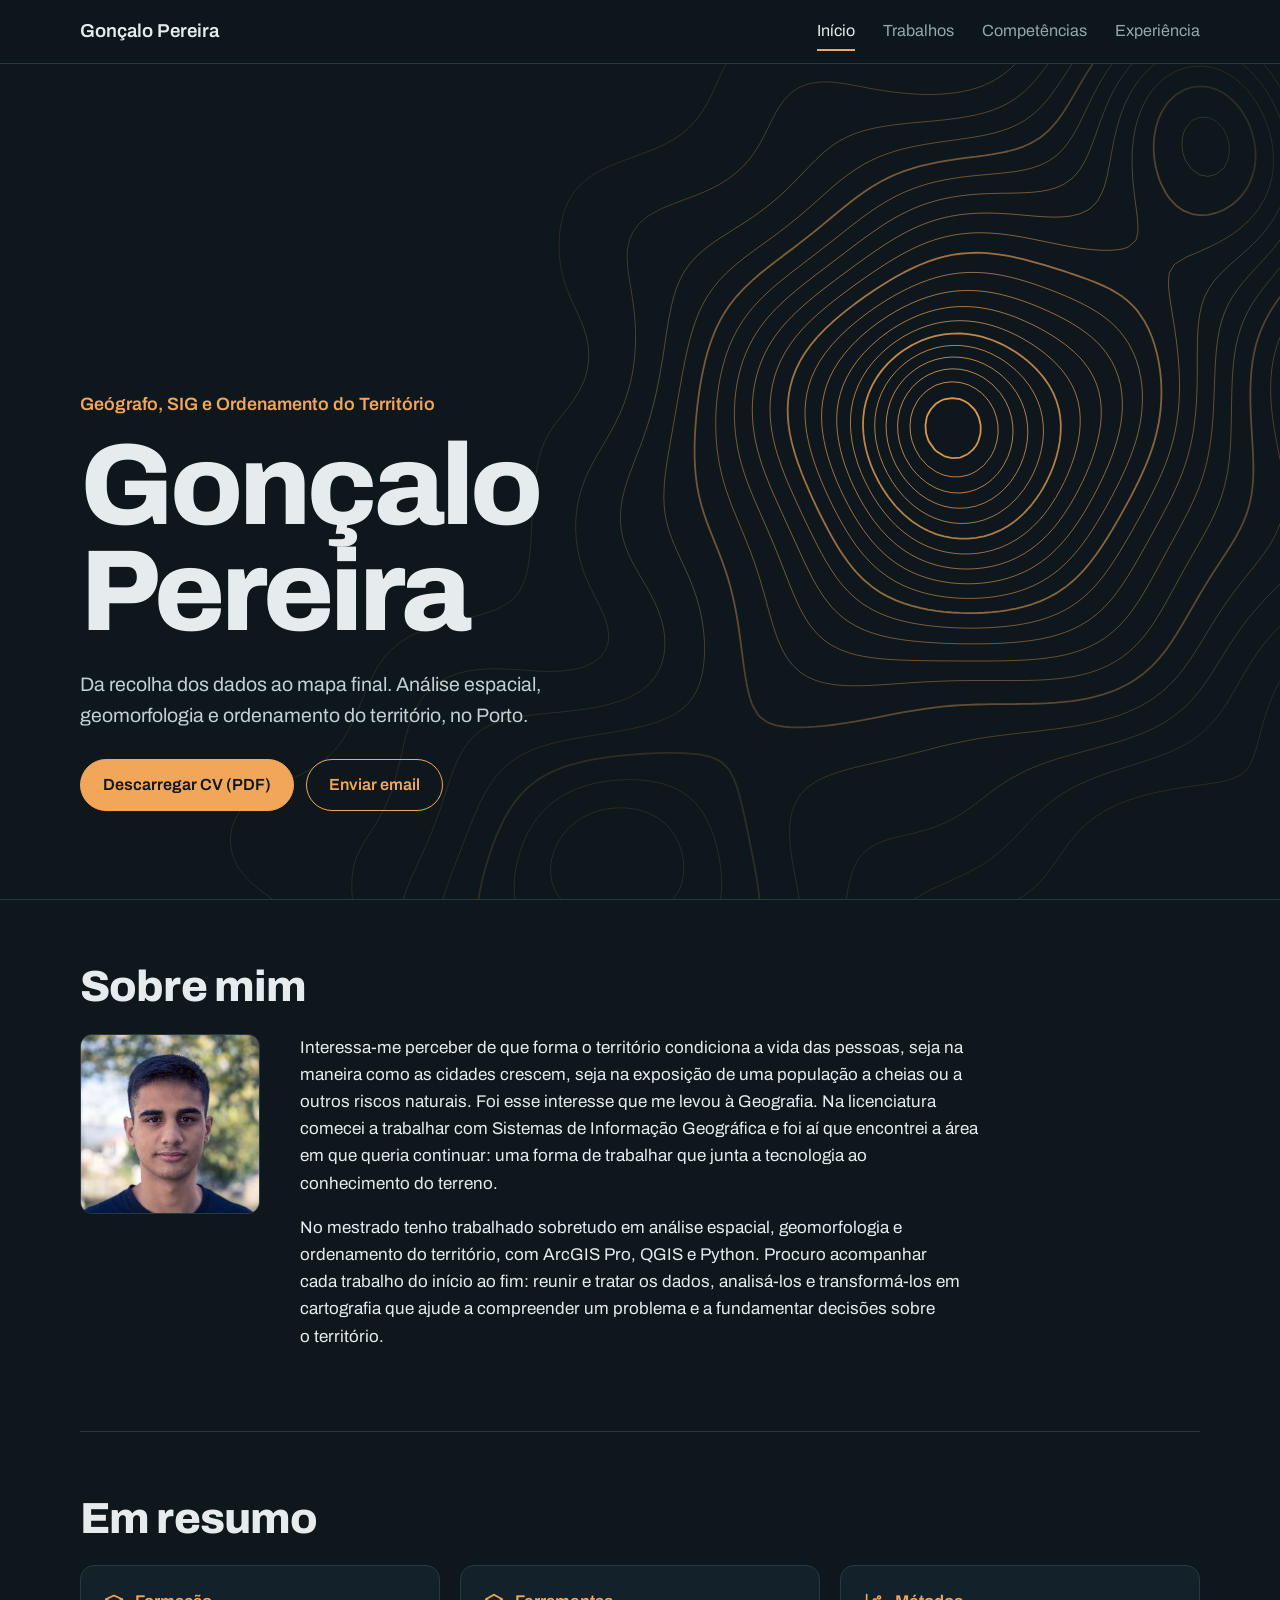
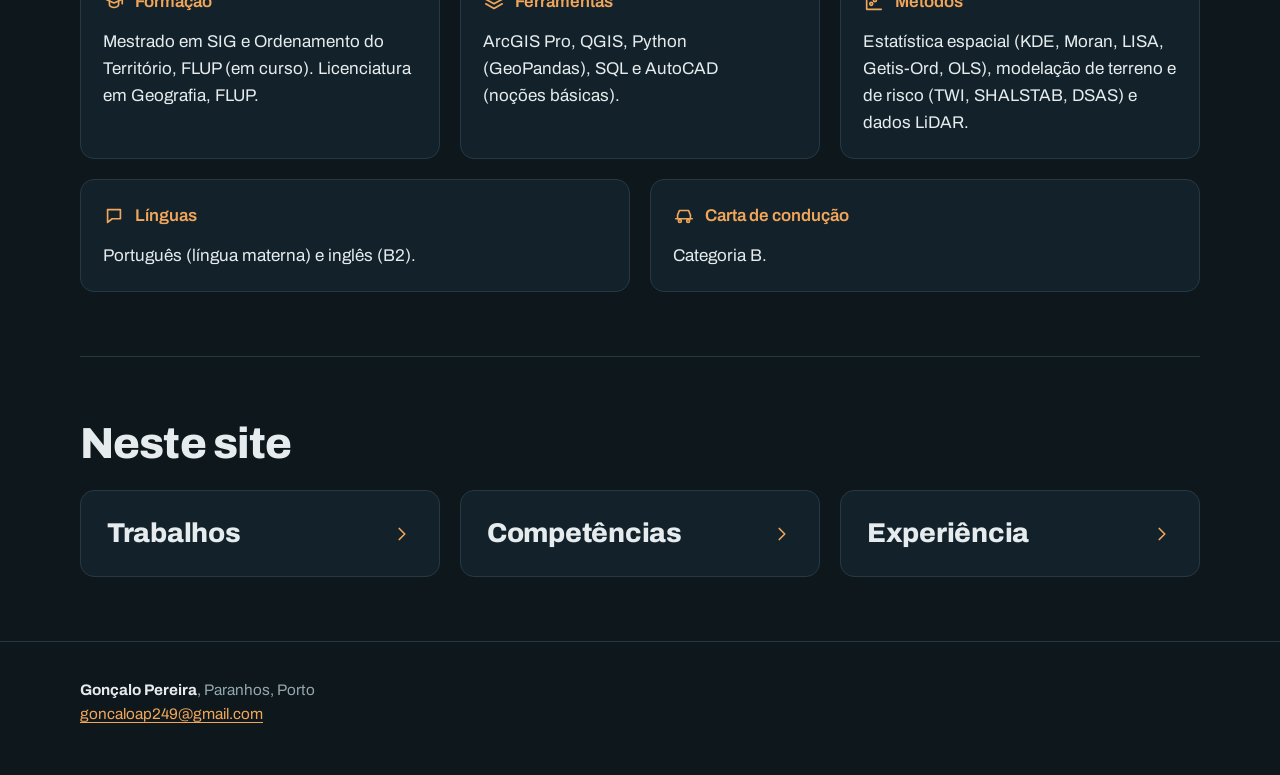
<file: index.html>
<!DOCTYPE html>
<html lang="pt-PT">
<head>
  <meta charset="utf-8">
  <meta name="viewport" content="width=device-width, initial-scale=1">
  <title>Gonçalo Pereira | Geógrafo, SIG e Ordenamento do Território</title>
  <meta name="description" content="Currículo de Gonçalo Pereira, geógrafo e estudante do Mestrado em Sistemas de Informação Geográfica e Ordenamento do Território da Universidade do Porto.">
  <link rel="icon" href="imagens/favicon.svg" type="image/svg+xml">
  <link rel="preconnect" href="https://fonts.googleapis.com">
  <link rel="preconnect" href="https://fonts.gstatic.com" crossorigin>
  <link rel="stylesheet" href="https://fonts.googleapis.com/css2?family=Archivo:wght@400;600;800&amp;display=swap">
  <link rel="stylesheet" href="css/estilo.css">
</head>
<body>
  <a class="saltar" href="#conteudo">Saltar para o conteúdo</a>

  <!-- Barra do topo e menu: iguais em todas as páginas -->
  <header class="barra">
    <div class="contentor">
      <a class="marca" href="index.html">Gonçalo Pereira</a>
      <nav aria-label="Páginas do site">
        <ul class="menu">
          <li><a href="index.html" aria-current="page">Início</a></li>
          <li><a href="trabalhos.html">Trabalhos</a></li>
          <li><a href="competencias.html">Competências</a></li>
          <li><a href="experiencia.html">Experiência</a></li>
        </ul>
      </nav>
    </div>
  </header>

  <main id="conteudo">
    <!-- Relevo interativo: as curvas de nível são desenhadas no canvas por js/relevo.js -->
    <header class="heroi">
      <canvas id="relevo" aria-hidden="true"></canvas>
      <div class="contentor">
        <p class="funcao">Geógrafo, SIG e Ordenamento do Território</p>
        <h1>Gonçalo<br>Pereira</h1>
        <p class="introducao">Da recolha dos dados ao mapa final. Análise espacial, geomorfologia e ordenamento do território, no Porto.</p>
        <div class="botoes">
          <a class="botao cheio" href="documentos/CV_GoncaloPereira.pdf" download>Descarregar CV (PDF)</a>
          <a class="botao" href="mailto:goncaloap249@gmail.com">Enviar email</a>
        </div>
      </div>
    </header>

    <div class="contentor seccoes">
      <section aria-labelledby="titulo-sobre-mim">
        <h2 id="titulo-sobre-mim">Sobre mim</h2>
        <div class="perfil">
          <img class="retrato" src="imagens/foto.jpg" width="250" height="250" alt="Fotografia de Gonçalo Pereira">
          <div>
            <p>Interessa-me perceber de que forma o território condiciona a vida das pessoas, seja na maneira como as cidades crescem, seja na exposição de uma população a cheias ou a outros riscos naturais. Foi esse interesse que me levou à Geografia. Na licenciatura comecei a trabalhar com Sistemas de Informação Geográfica e foi aí que encontrei a área em que queria continuar: uma forma de trabalhar que junta a tecnologia ao conhecimento do terreno.</p>
            <p>No mestrado tenho trabalhado sobretudo em análise espacial, geomorfologia e ordenamento do território, com ArcGIS Pro, QGIS e Python. Procuro acompanhar cada trabalho do início ao fim: reunir e tratar os dados, analisá-los e transformá-los em cartografia que ajude a compreender um problema e a fundamentar decisões sobre o território.</p>
          </div>
        </div>
      </section>

      <!-- Resumo em cartões: cada par termo e descrição fica dentro de um div -->
      <section aria-labelledby="titulo-resumo">
        <h2 id="titulo-resumo">Em resumo</h2>
        <dl class="resumo">
          <div class="cartao">
            <dt><svg class="icone" viewBox="0 0 24 24" aria-hidden="true"><path d="M3 9l9-4 9 4-9 4-9-4z"/><path d="M7 11v4c0 1.5 2.5 3 5 3s5-1.5 5-3v-4"/><path d="M21 9v5"/></svg>Formação</dt>
            <dd>Mestrado em SIG e Ordenamento do Território, FLUP (em curso). Licenciatura em Geografia, FLUP.</dd>
          </div>
          <div class="cartao">
            <dt><svg class="icone" viewBox="0 0 24 24" aria-hidden="true"><path d="M12 4l9 5-9 5-9-5 9-5z"/><path d="M3 14l9 5 9-5"/></svg>Ferramentas</dt>
            <dd>ArcGIS Pro, QGIS, Python (GeoPandas), SQL e AutoCAD (noções básicas).</dd>
          </div>
          <div class="cartao">
            <dt><svg class="icone" viewBox="0 0 24 24" aria-hidden="true"><path d="M4 4v16h16"/><circle cx="9" cy="14" r="1.6"/><circle cx="13" cy="10" r="1.6"/><circle cx="17.5" cy="7" r="1.6"/></svg>Métodos</dt>
            <dd>Estatística espacial (KDE, Moran, LISA, Getis-Ord, OLS), modelação de terreno e de risco (TWI, SHALSTAB, DSAS) e dados LiDAR.</dd>
          </div>
          <div class="cartao">
            <dt><svg class="icone" viewBox="0 0 24 24" aria-hidden="true"><path d="M5 5h14v10H10l-5 4V5z"/></svg>Línguas</dt>
            <dd>Português (língua materna) e inglês (B2).</dd>
          </div>
          <div class="cartao">
            <dt><svg class="icone" viewBox="0 0 24 24" aria-hidden="true"><path d="M5 15v-4l2-5h10l2 5v4"/><path d="M3 15h18"/><circle cx="7.5" cy="17.5" r="1.6"/><circle cx="16.5" cy="17.5" r="1.6"/></svg>Carta de condução</dt>
            <dd>Categoria B.</dd>
          </div>
        </dl>
      </section>

      <!-- As outras páginas, cada uma num cartão: o cartão inteiro é a ligação -->
      <section aria-labelledby="titulo-indice">
        <h2 id="titulo-indice">Neste site</h2>
        <ul class="cartoes">
          <li>
            <a class="cartao cartao-ligacao" href="trabalhos.html">
              <h3>Trabalhos</h3>
              <svg class="icone" viewBox="0 0 24 24" aria-hidden="true"><path d="M9 6l6 6-6 6"/></svg>
            </a>
          </li>
          <li>
            <a class="cartao cartao-ligacao" href="competencias.html">
              <h3>Competências</h3>
              <svg class="icone" viewBox="0 0 24 24" aria-hidden="true"><path d="M9 6l6 6-6 6"/></svg>
            </a>
          </li>
          <li>
            <a class="cartao cartao-ligacao" href="experiencia.html">
              <h3>Experiência</h3>
              <svg class="icone" viewBox="0 0 24 24" aria-hidden="true"><path d="M9 6l6 6-6 6"/></svg>
            </a>
          </li>
        </ul>
      </section>
    </div>
  </main>

  <!-- Rodapé com os contactos: igual em todas as páginas -->
  <footer class="rodape">
    <div class="contentor">
      <address>
        <strong>Gonçalo Pereira</strong>, Paranhos, Porto<br>
        <a href="mailto:goncaloap249@gmail.com">goncaloap249@gmail.com</a>
      </address>
    </div>
  </footer>

  <script src="js/relevo.js"></script>
</body>
</html>
</file>
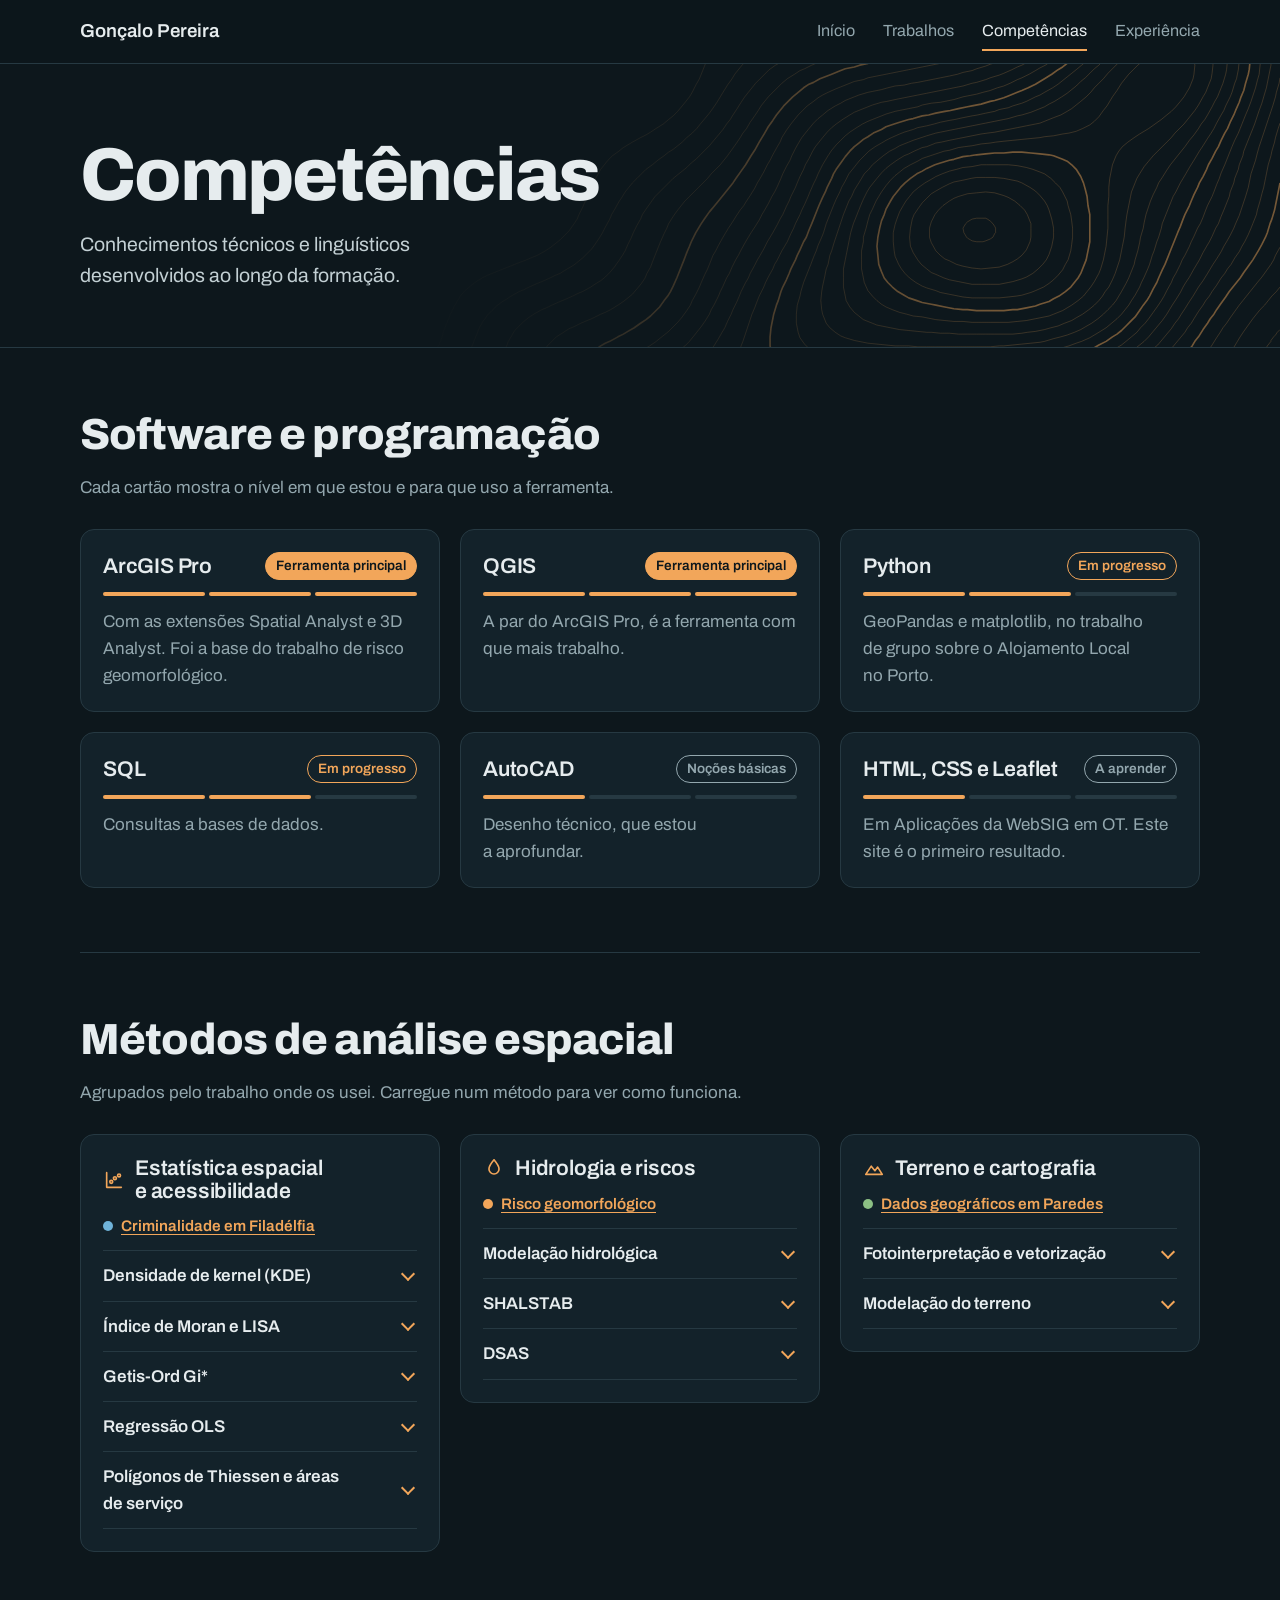
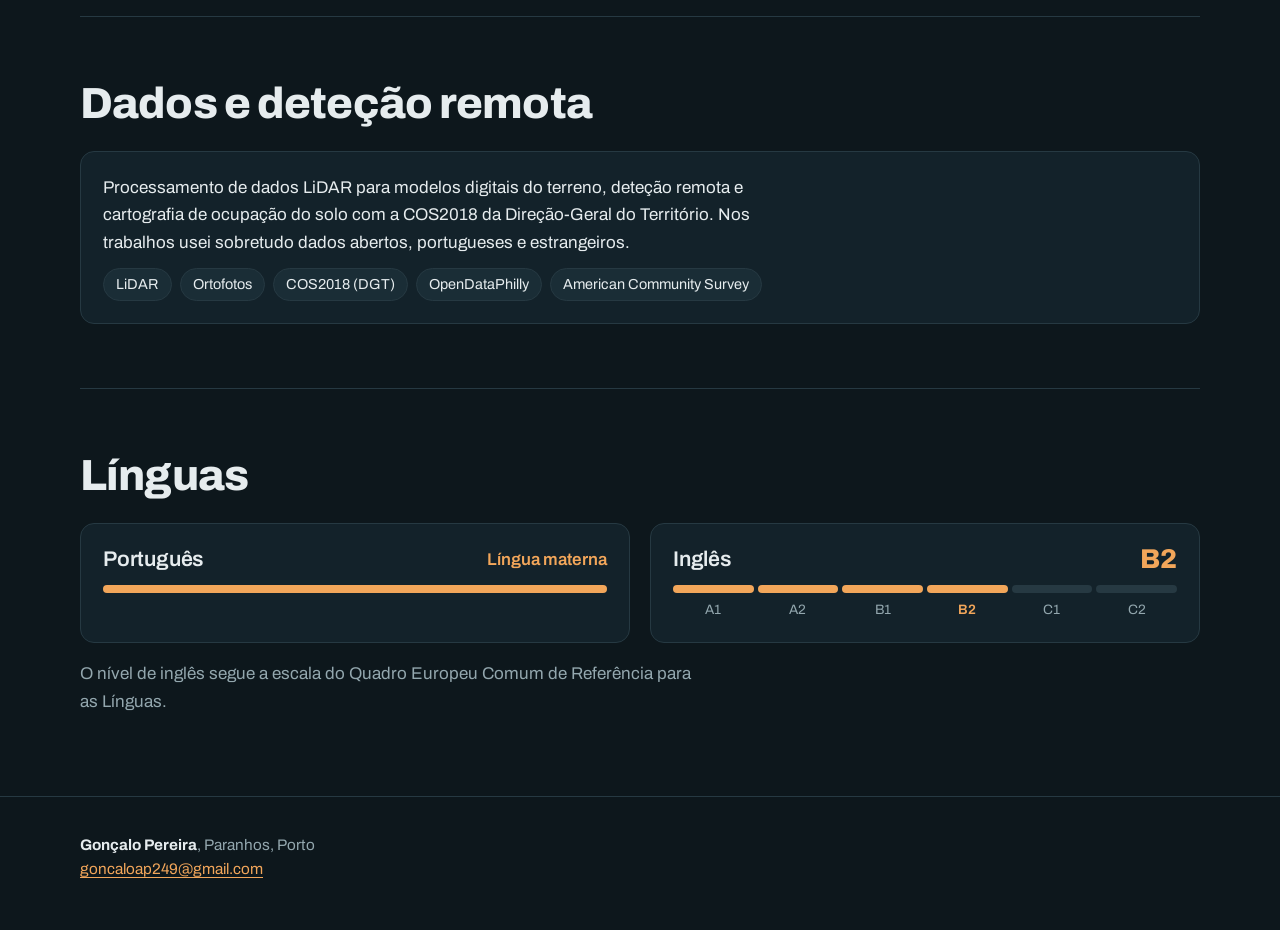
<file: competencias.html>
<!DOCTYPE html>
<html lang="pt-PT">
<head>
  <meta charset="utf-8">
  <meta name="viewport" content="width=device-width, initial-scale=1">
  <title>Competências | Gonçalo Pereira</title>
  <meta name="description" content="Competências de Gonçalo Pereira em SIG: software, programação, métodos de análise espacial, dados e línguas.">
  <link rel="icon" href="imagens/favicon.svg" type="image/svg+xml">
  <link rel="preconnect" href="https://fonts.googleapis.com">
  <link rel="preconnect" href="https://fonts.gstatic.com" crossorigin>
  <link rel="stylesheet" href="https://fonts.googleapis.com/css2?family=Archivo:wght@400;600;800&amp;display=swap">
  <link rel="stylesheet" href="css/estilo.css">
</head>
<body>
  <a class="saltar" href="#conteudo">Saltar para o conteúdo</a>

  <!-- Barra do topo e menu: iguais em todas as páginas -->
  <header class="barra">
    <div class="contentor">
      <a class="marca" href="index.html">Gonçalo Pereira</a>
      <nav aria-label="Páginas do site">
        <ul class="menu">
          <li><a href="index.html">Início</a></li>
          <li><a href="trabalhos.html">Trabalhos</a></li>
          <li><a href="competencias.html" aria-current="page">Competências</a></li>
          <li><a href="experiencia.html">Experiência</a></li>
        </ul>
      </nav>
    </div>
  </header>

  <main id="conteudo">
    <header class="cabecalho-pagina">
      <div class="contentor">
        <h1>Competências</h1>
        <p class="introducao">Conhecimentos técnicos e linguísticos desenvolvidos ao longo da formação.</p>
      </div>
    </header>

    <div class="contentor seccoes">
      <!-- Software: um cartão por ferramenta, com o nível -->
      <section aria-labelledby="titulo-software">
        <h2 id="titulo-software">Software e programação</h2>
        <p class="nota">Cada cartão mostra o nível em que estou e para que uso a ferramenta.</p>
        <ul class="cartoes">
          <li class="cartao">
            <div class="cartao-topo">
              <h3>ArcGIS Pro</h3>
              <span class="nivel nivel-3">Ferramenta principal</span>
            </div>
            <span class="tracos tracos-3" aria-hidden="true"><span></span><span></span><span></span></span>
            <p class="cartao-texto">Com as extensões Spatial Analyst e 3D Analyst. Foi a base do trabalho de risco geomorfológico.</p>
          </li>
          <li class="cartao">
            <div class="cartao-topo">
              <h3>QGIS</h3>
              <span class="nivel nivel-3">Ferramenta principal</span>
            </div>
            <span class="tracos tracos-3" aria-hidden="true"><span></span><span></span><span></span></span>
            <p class="cartao-texto">A par do ArcGIS Pro, é a ferramenta com que mais trabalho.</p>
          </li>
          <li class="cartao">
            <div class="cartao-topo">
              <h3>Python</h3>
              <span class="nivel nivel-2">Em progresso</span>
            </div>
            <span class="tracos tracos-2" aria-hidden="true"><span></span><span></span><span></span></span>
            <p class="cartao-texto">GeoPandas e matplotlib, no trabalho de grupo sobre o Alojamento Local no Porto.</p>
          </li>
          <li class="cartao">
            <div class="cartao-topo">
              <h3>SQL</h3>
              <span class="nivel nivel-2">Em progresso</span>
            </div>
            <span class="tracos tracos-2" aria-hidden="true"><span></span><span></span><span></span></span>
            <p class="cartao-texto">Consultas a bases de dados.</p>
          </li>
          <li class="cartao">
            <div class="cartao-topo">
              <h3>AutoCAD</h3>
              <span class="nivel">Noções básicas</span>
            </div>
            <span class="tracos tracos-1" aria-hidden="true"><span></span><span></span><span></span></span>
            <p class="cartao-texto">Desenho técnico, que estou a aprofundar.</p>
          </li>
          <li class="cartao">
            <div class="cartao-topo">
              <h3>HTML, CSS e Leaflet</h3>
              <span class="nivel">A aprender</span>
            </div>
            <span class="tracos tracos-1" aria-hidden="true"><span></span><span></span><span></span></span>
            <p class="cartao-texto">Em Aplicações da WebSIG em OT. Este site é o primeiro resultado.</p>
          </li>
        </ul>
      </section>

      <!-- Métodos: um cartão por trabalho; cada método abre (details) e explica como funciona -->
      <section aria-labelledby="titulo-metodos">
        <h2 id="titulo-metodos">Métodos de análise espacial</h2>
        <p class="nota">Agrupados pelo trabalho onde os usei. Carregue num método para ver como funciona.</p>
        <ul class="cartoes familias">
          <li class="cartao familia">
            <div class="familia-topo">
              <svg class="icone" viewBox="0 0 24 24" aria-hidden="true"><path d="M4 4v16h16"/><circle cx="9" cy="14" r="1.6"/><circle cx="13" cy="10" r="1.6"/><circle cx="17.5" cy="7" r="1.6"/></svg>
              <h3>Estatística espacial e acessibilidade</h3>
            </div>
            <a class="trabalho tema-crime" href="trabalhos.html#criminalidade">Criminalidade em Filadélfia</a>
            <div class="metodos">
              <details class="metodo">
                <summary>Densidade de kernel (KDE)</summary>
                <p>Cada ocorrência espalha o seu peso por uma vizinhança, com um raio escolhido, e a soma dá uma superfície contínua de intensidade, que não depende dos limites das unidades administrativas.</p>
              </details>
              <details class="metodo">
                <summary>Índice de Moran e LISA</summary>
                <p>O índice global mede se os valores parecidos ficam perto uns dos outros (autocorrelação espacial). A versão local, o LISA, diz onde isso acontece: clusters de valores altos ou baixos e outliers, como uma área alta rodeada de áreas baixas.</p>
              </details>
              <details class="metodo">
                <summary>Getis-Ord Gi*</summary>
                <p>Compara a soma dos valores de cada área e das suas vizinhas com a que se esperaria ao acaso. O z-score que devolve marca os hot spots e os cold spots estatisticamente significativos.</p>
              </details>
              <details class="metodo">
                <summary>Regressão OLS</summary>
                <p>Estima a relação entre o fenómeno e as variáveis que o podem explicar, escolhendo os coeficientes que tornam mínima a soma dos quadrados dos resíduos. O mapa dos resíduos mostra onde o modelo explica pior.</p>
              </details>
              <details class="metodo">
                <summary>Polígonos de Thiessen e áreas de serviço</summary>
                <p>Os polígonos de Thiessen dividem o espaço pelo equipamento mais próximo, em linha reta. As áreas de serviço medem a mesma proximidade ao longo da rede viária, em tempo ou em distância de deslocação.</p>
              </details>
            </div>
          </li>
          <li class="cartao familia">
            <div class="familia-topo">
              <svg class="icone" viewBox="0 0 24 24" aria-hidden="true"><path d="M12 3c3.5 4.2 5.5 7.3 5.5 10a5.5 5.5 0 0 1-11 0c0-2.7 2-5.8 5.5-10z"/></svg>
              <h3>Hidrologia e riscos</h3>
            </div>
            <a class="trabalho tema-riscos" href="trabalhos.html#riscos">Risco geomorfológico</a>
            <div class="metodos">
              <details class="metodo">
                <summary>Modelação hidrológica</summary>
                <p>A partir do modelo digital do terreno, calcula para onde corre a água em cada célula e quanta se acumula. Daí saem a rede de drenagem, as bacias e as áreas que podem inundar.</p>
              </details>
              <details class="metodo">
                <summary>SHALSTAB</summary>
                <p>Junta o declive de cada célula com a área que drena para ela e calcula a chuva que bastaria para saturar o solo e fazer a vertente deslizar. Quanto menos chuva for precisa, maior a suscetibilidade a deslizamentos superficiais.</p>
              </details>
              <details class="metodo">
                <summary>DSAS</summary>
                <p>Traça transectos perpendiculares a uma linha de base e mede, em cada um, quanto a linha de costa recuou ou avançou entre duas datas, e a que ritmo.</p>
              </details>
            </div>
          </li>
          <li class="cartao familia">
            <div class="familia-topo">
              <svg class="icone" viewBox="0 0 24 24" aria-hidden="true"><path d="M3 19l6-9 4 5 3-4 5 8z"/></svg>
              <h3>Terreno e cartografia</h3>
            </div>
            <a class="trabalho tema-paredes" href="trabalhos.html#paredes">Dados geográficos em Paredes</a>
            <div class="metodos">
              <details class="metodo">
                <summary>Fotointerpretação e vetorização</summary>
                <p>Reconhecer nas ortofotos as classes de ocupação do solo e a rede viária e desenhá-las em polígonos e linhas, com regras de topologia para não haver sobreposições nem buracos.</p>
              </details>
              <details class="metodo">
                <summary>Modelação do terreno</summary>
                <p>Transformar os dados LiDAR num modelo digital do terreno e derivar dele a hipsometria, os declives, as exposições, o sombreamento e um modelo tridimensional.</p>
              </details>
            </div>
          </li>
        </ul>
      </section>

      <!-- Dados -->
      <section aria-labelledby="titulo-dados">
        <h2 id="titulo-dados">Dados e deteção remota</h2>
        <div class="cartao">
          <p>Processamento de dados LiDAR para modelos digitais do terreno, deteção remota e cartografia de ocupação do solo com a COS2018 da Direção-Geral do Território. Nos trabalhos usei sobretudo dados abertos, portugueses e estrangeiros.</p>
          <ul class="etiquetas" aria-label="Dados com que trabalhei">
            <li>LiDAR</li>
            <li>Ortofotos</li>
            <li>COS2018 (DGT)</li>
            <li>OpenDataPhilly</li>
            <li>American Community Survey</li>
          </ul>
        </div>
      </section>

      <!-- Línguas: o inglês na escala do Quadro Europeu Comum de Referência -->
      <section aria-labelledby="titulo-linguas">
        <h2 id="titulo-linguas">Línguas</h2>
        <ul class="cartoes cartoes-largos">
          <li class="cartao">
            <div class="cartao-topo">
              <h3>Português</h3>
              <span class="lingua-nivel">Língua materna</span>
            </div>
            <span class="escala-completa" aria-hidden="true"></span>
          </li>
          <li class="cartao">
            <div class="cartao-topo">
              <h3>Inglês</h3>
              <span class="lingua-nivel lingua-nivel-grande">B2</span>
            </div>
            <ol class="escala" aria-label="Escala do Quadro Europeu Comum de Referência">
              <li class="atingido">A1</li>
              <li class="atingido">A2</li>
              <li class="atingido">B1</li>
              <li class="atingido" aria-current="true">B2</li>
              <li>C1</li>
              <li>C2</li>
            </ol>
          </li>
        </ul>
        <p class="nota">O nível de inglês segue a escala do Quadro Europeu Comum de Referência para as Línguas.</p>
      </section>
    </div>
  </main>

  <!-- Rodapé com os contactos: igual em todas as páginas -->
  <footer class="rodape">
    <div class="contentor">
      <address>
        <strong>Gonçalo Pereira</strong>, Paranhos, Porto<br>
        <a href="mailto:goncaloap249@gmail.com">goncaloap249@gmail.com</a>
      </address>
    </div>
  </footer>
</body>
</html>
</file>
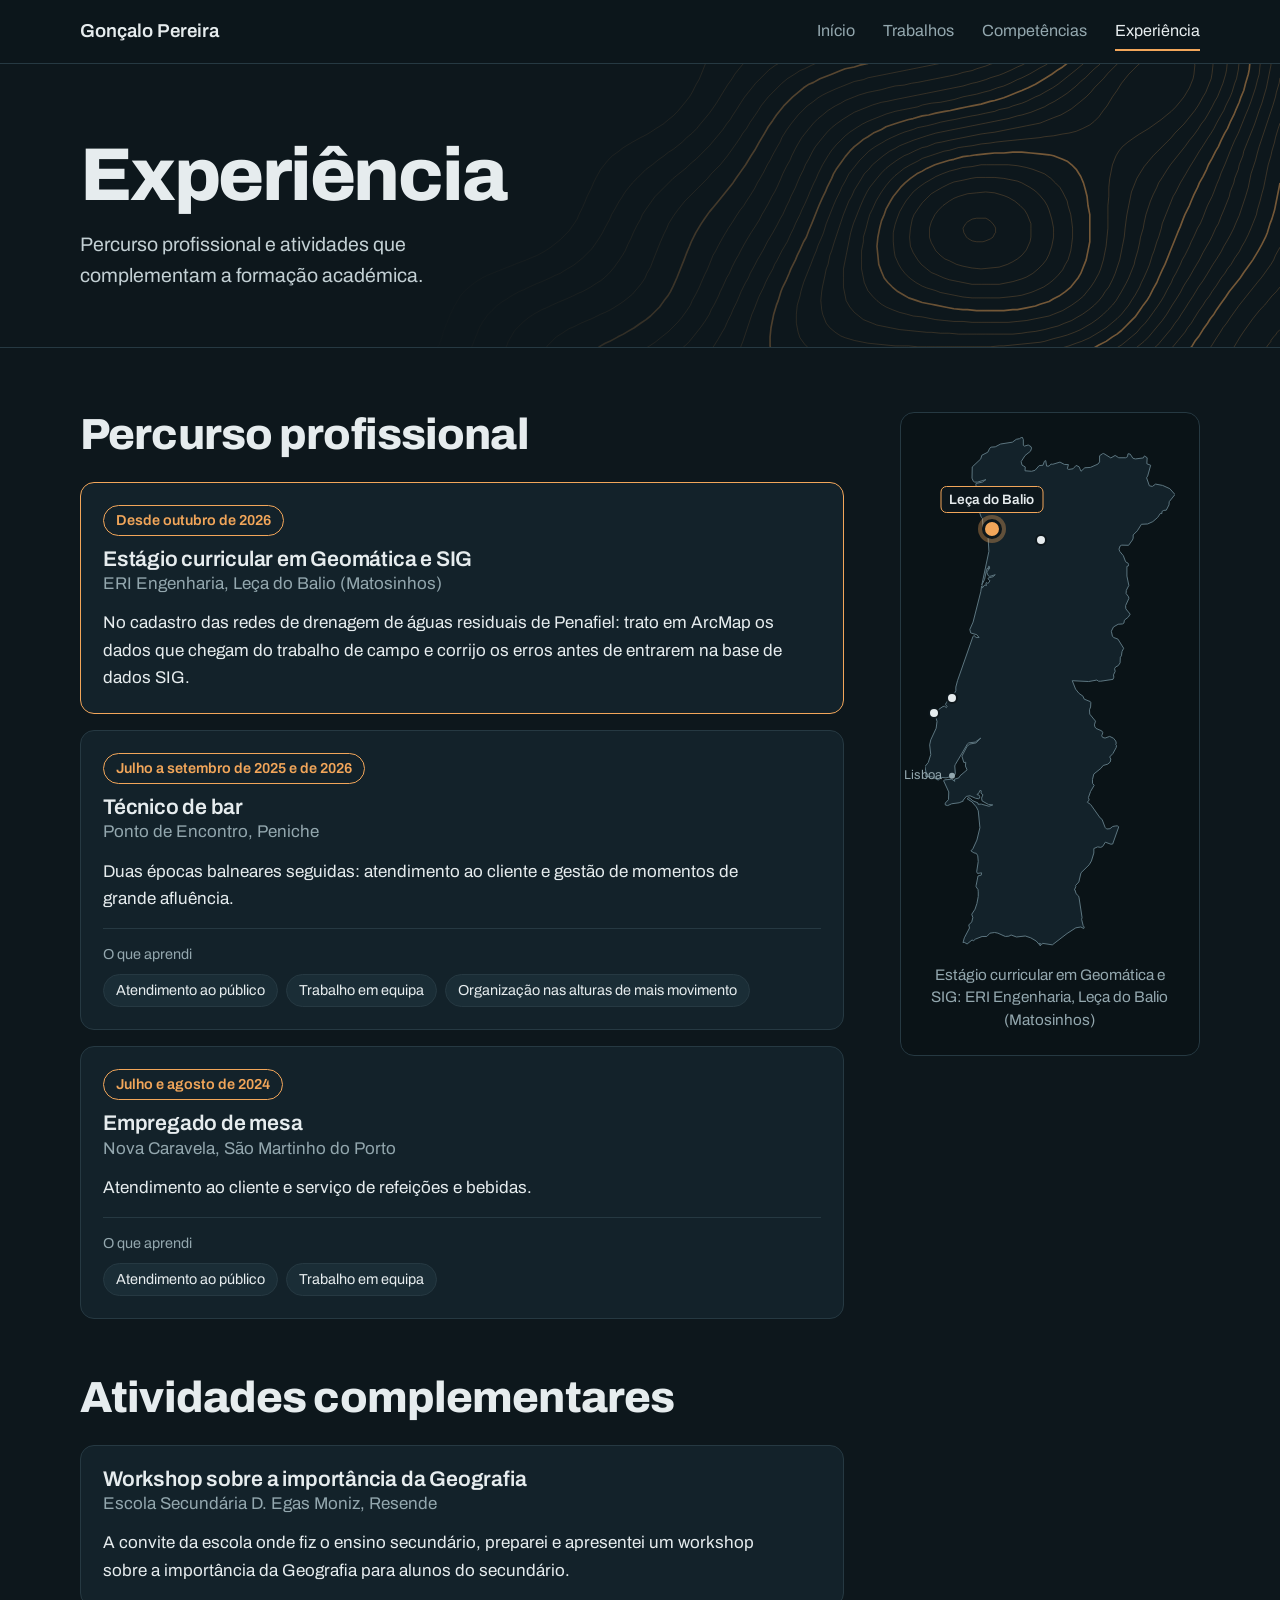
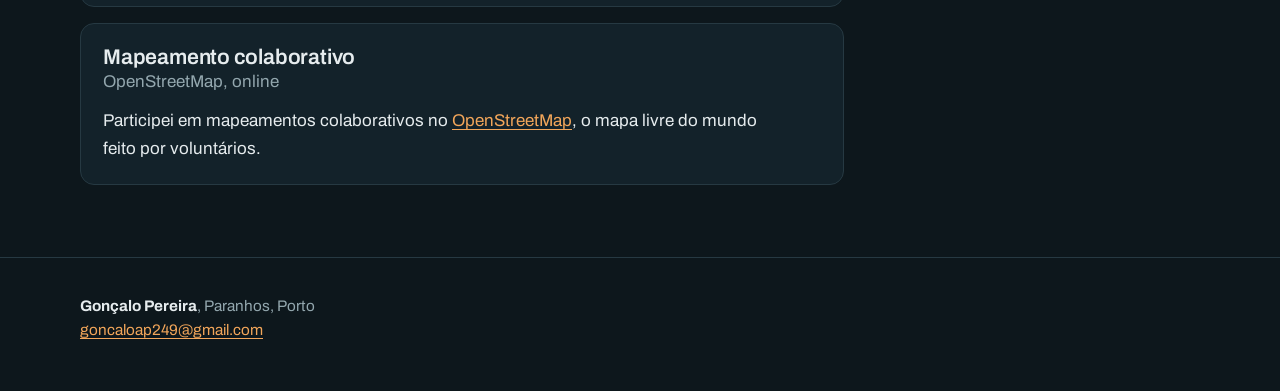
<file: experiencia.html>
<!DOCTYPE html>
<html lang="pt-PT">
<head>
  <meta charset="utf-8">
  <meta name="viewport" content="width=device-width, initial-scale=1">
  <title>Experiência | Gonçalo Pereira</title>
  <meta name="description" content="Experiência profissional e atividades complementares de Gonçalo Pereira.">
  <link rel="icon" href="imagens/favicon.svg" type="image/svg+xml">
  <link rel="preconnect" href="https://fonts.googleapis.com">
  <link rel="preconnect" href="https://fonts.gstatic.com" crossorigin>
  <link rel="stylesheet" href="https://fonts.googleapis.com/css2?family=Archivo:wght@400;600;800&amp;display=swap">
  <link rel="stylesheet" href="css/estilo.css">
</head>
<body>
  <a class="saltar" href="#conteudo">Saltar para o conteúdo</a>

  <!-- Barra do topo e menu: iguais em todas as páginas -->
  <header class="barra">
    <div class="contentor">
      <a class="marca" href="index.html">Gonçalo Pereira</a>
      <nav aria-label="Páginas do site">
        <ul class="menu">
          <li><a href="index.html">Início</a></li>
          <li><a href="trabalhos.html">Trabalhos</a></li>
          <li><a href="competencias.html">Competências</a></li>
          <li><a href="experiencia.html" aria-current="page">Experiência</a></li>
        </ul>
      </nav>
    </div>
  </header>

  <main id="conteudo">
    <header class="cabecalho-pagina">
      <div class="contentor">
        <h1>Experiência</h1>
        <p class="introducao">Percurso profissional e atividades que complementam a formação académica.</p>
      </div>
    </header>

    <!-- Cartões à esquerda e mapa do percurso à direita (js/percurso.js) -->
    <div class="contentor percurso">
      <div class="percurso-texto">
        <section aria-labelledby="titulo-profissional">
          <h2 id="titulo-profissional">Percurso profissional</h2>

          <article class="cartao experiencia" id="exp-eri" data-lugar="leca" aria-labelledby="titulo-eri">
            <p class="periodo">Desde <time datetime="2026-10">outubro de 2026</time></p>
            <div>
              <h3 id="titulo-eri">Estágio curricular em Geomática e SIG</h3>
              <p class="local">ERI Engenharia, Leça do Balio (Matosinhos)</p>
            </div>
            <p>No cadastro das redes de drenagem de águas residuais de Penafiel: trato em ArcMap os dados que chegam do trabalho de campo e corrijo os erros antes de entrarem na base de dados SIG.</p>
          </article>

          <article class="cartao experiencia" id="exp-bar" data-lugar="peniche" aria-labelledby="titulo-bar">
            <p class="periodo">Julho a setembro de <time datetime="2025">2025</time> e de <time datetime="2026">2026</time></p>
            <div>
              <h3 id="titulo-bar">Técnico de bar</h3>
              <p class="local">Ponto de Encontro, Peniche</p>
            </div>
            <p>Duas épocas balneares seguidas: atendimento ao cliente e gestão de momentos de grande afluência.</p>
            <div class="aprendi">
              <p>O que aprendi</p>
              <ul class="etiquetas">
                <li>Atendimento ao público</li>
                <li>Trabalho em equipa</li>
                <li>Organização nas alturas de mais movimento</li>
              </ul>
            </div>
          </article>

          <article class="cartao experiencia" id="exp-mesa" data-lugar="smartinho" aria-labelledby="titulo-mesa">
            <p class="periodo"><time datetime="2024-07">Julho</time> e <time datetime="2024-08">agosto de 2024</time></p>
            <div>
              <h3 id="titulo-mesa">Empregado de mesa</h3>
              <p class="local">Nova Caravela, São Martinho do Porto</p>
            </div>
            <p>Atendimento ao cliente e serviço de refeições e bebidas.</p>
            <div class="aprendi">
              <p>O que aprendi</p>
              <ul class="etiquetas">
                <li>Atendimento ao público</li>
                <li>Trabalho em equipa</li>
              </ul>
            </div>
          </article>
        </section>

        <section aria-labelledby="titulo-atividades">
          <h2 id="titulo-atividades">Atividades complementares</h2>

          <article class="cartao experiencia" id="exp-workshop" data-lugar="resende" aria-labelledby="titulo-workshop">
            <div>
              <h3 id="titulo-workshop">Workshop sobre a importância da Geografia</h3>
              <p class="local">Escola Secundária D. Egas Moniz, Resende</p>
            </div>
            <p>A convite da escola onde fiz o ensino secundário, preparei e apresentei um workshop sobre a importância da Geografia para alunos do secundário.</p>
          </article>

          <article class="cartao experiencia" id="exp-osm" aria-labelledby="titulo-osm">
            <div>
              <h3 id="titulo-osm">Mapeamento colaborativo</h3>
              <p class="local">OpenStreetMap, online</p>
            </div>
            <p>Participei em mapeamentos colaborativos no <a href="https://www.openstreetmap.org/">OpenStreetMap</a>, o mapa livre do mundo feito por voluntários.</p>
          </article>
        </section>
      </div>

      <figure class="percurso-mapa">
        <div class="mapa-pt">
          <img src="imagens/portugal.svg" width="300" height="611" alt="Contorno de Portugal continental">
          <span class="cidade lugar-lisboa" aria-hidden="true">Lisboa</span>
          <a class="ponto lugar-leca" href="#exp-eri" data-lugar="leca"><span class="ponto-nome">Leça do Balio</span></a>
          <a class="ponto lugar-peniche" href="#exp-bar" data-lugar="peniche"><span class="ponto-nome">Peniche</span></a>
          <a class="ponto lugar-smartinho" href="#exp-mesa" data-lugar="smartinho"><span class="ponto-nome">São Martinho do Porto</span></a>
          <a class="ponto lugar-resende" href="#exp-workshop" data-lugar="resende"><span class="ponto-nome">Resende</span></a>
        </div>
        <figcaption aria-live="polite">Os lugares do meu percurso. Carregue num ponto para ver a experiência.</figcaption>
      </figure>
    </div>
  </main>

  <!-- Rodapé com os contactos: igual em todas as páginas -->
  <footer class="rodape">
    <div class="contentor">
      <address>
        <strong>Gonçalo Pereira</strong>, Paranhos, Porto<br>
        <a href="mailto:goncaloap249@gmail.com">goncaloap249@gmail.com</a>
      </address>
    </div>
  </footer>

  <script src="js/percurso.js"></script>
</body>
</html>
</file>
<file: css/estilo.css>
/* =========================================================
   Gonçalo Pereira, currículo em sítio web
   Folha de estilos comum a todas as páginas (tema noturno)
   ========================================================= */

/* 1. Cores e medidas: fundo noturno e curvas de nível em âmbar */
:root {
  --fundo: #0d171c;
  --superficie: #13222a;
  --superficie-2: #1a2d36;
  --linha: #263942;
  --texto: #e6ecee;
  --suave: #93a7ae;
  --ambar: #f2a65a;
  --ambar-claro: #f6bd82;
  --largura: 1120px;
  --altura-barra: 64px;

  /* cores dos trabalhos (mapa e legenda) */
  --tema-paredes: #8cc084;
  --tema-riscos: #f2a65a;
  --tema-crime: #6fb3d9;
  --tema-python: #e6ecee;
}

/* 2. Base */
* {
  box-sizing: border-box;
}

html {
  font-size: 106.25%;
}

@media (prefers-reduced-motion: no-preference) {
  html {
    scroll-behavior: smooth;
  }
}

body {
  margin: 0;
  background-color: var(--fundo);
  color: var(--texto);
  font-family: "Archivo", "Helvetica Neue", Arial, sans-serif;
  line-height: 1.6;
  text-wrap: pretty; /* nenhum texto acaba com uma palavra sozinha na última linha */
}

h1, h2, h3 {
  line-height: 1.05;
  letter-spacing: -0.02em;
  text-wrap: balance; /* as linhas dos títulos ficam com comprimentos parecidos */
}

h2 {
  font-size: clamp(1.9rem, 3.4vw, 2.6rem);
  font-weight: 800;
  margin: 0 0 24px;
}

h3 {
  font-size: 1.25rem;
  font-weight: 600;
  letter-spacing: -0.01em;
  margin: 0 0 6px;
}

p {
  max-width: 40em;
}

a {
  color: var(--ambar);
  text-underline-offset: 3px;
}

a:hover {
  color: var(--texto);
}

:focus-visible {
  outline: 2px solid var(--ambar);
  outline-offset: 3px;
}

img {
  display: block;
  max-width: 100%;
  height: auto;
}

.contentor {
  width: min(var(--largura), 100% - 48px);
  margin-inline: auto;
}

.nota {
  color: var(--suave);
}

/* ligação para saltar o menu, visível só com o teclado */
.saltar {
  position: absolute;
  left: -999px;
  top: 8px;
  z-index: 2000;
  padding: 8px 14px;
  background-color: var(--ambar);
  color: var(--fundo);
}

.saltar:focus {
  left: 8px;
}

/* 3. Barra do topo e menu (iguais em todas as páginas) */
.barra {
  position: sticky;
  top: 0;
  z-index: 1100; /* acima dos controlos do mapa */
  height: var(--altura-barra);
  background-color: rgba(13, 23, 28, 0.94);
  border-bottom: 1px solid var(--linha);
}

.barra .contentor {
  display: flex;
  flex-wrap: wrap;
  align-items: center;
  justify-content: space-between;
  gap: 6px 28px;
  height: 100%;
}

.marca {
  font-weight: 600;
  font-size: 1.1rem;
  color: var(--texto);
  text-decoration: none;
}

.menu {
  display: flex;
  flex-wrap: wrap;
  gap: 4px 28px;
  margin: 0;
  padding: 0;
  list-style: none;
}

.menu a {
  display: inline-block;
  padding: 6px 0;
  font-size: 0.95rem;
  color: var(--suave);
  text-decoration: none;
  border-bottom: 2px solid transparent;
}

.menu a:hover {
  color: var(--texto);
}

.menu a[aria-current="page"] {
  color: var(--texto);
  border-bottom-color: var(--ambar);
}

/* 4. Página inicial: relevo interativo (js/relevo.js) */
.heroi {
  position: relative;
  overflow: hidden;
  height: clamp(560px, calc(100vh - var(--altura-barra)), 860px);
  border-bottom: 1px solid var(--linha);
  /* sem JavaScript fica o relevo estático */
  background: url("../imagens/relevo-escuro.svg") right center / auto 100% no-repeat;
}

.js .heroi {
  background-image: none;
}

.heroi canvas {
  position: absolute;
  inset: 0;
  width: 100%;
  height: 100%;
}

.heroi .contentor {
  position: relative;
  height: 100%;
  display: flex;
  flex-direction: column;
  justify-content: flex-end;
  padding-bottom: 88px;
}

.funcao {
  color: var(--ambar);
  font-weight: 600;
  font-size: 1.05rem;
  margin: 0 0 14px;
}

.heroi h1 {
  font-size: clamp(3.4rem, 9vw, 7.4rem);
  font-weight: 800;
  line-height: 0.92;
  letter-spacing: -0.035em;
  margin: 0 0 24px;
}

.introducao {
  font-size: 1.15rem;
  color: #c3d0d4;
  max-width: 30em;
  margin: 0;
  text-wrap: balance;
}

/* os dois botões do herói: descarregar o CV e enviar um email */
.botoes {
  display: flex;
  flex-wrap: wrap;
  gap: 12px;
  margin-top: 28px;
}

.botao {
  display: inline-block;
  padding: 12px 22px;
  font-family: inherit;
  font-size: 0.95rem;
  font-weight: 600;
  color: var(--ambar);
  text-decoration: none;
  background-color: transparent;
  border: 1px solid var(--ambar);
  border-radius: 999px;
  cursor: pointer;
}

.botao:hover {
  color: var(--ambar);
  background-color: rgba(242, 166, 90, 0.12);
}

.botao.cheio {
  color: var(--fundo);
  background-color: var(--ambar);
}

.botao.cheio:hover {
  background-color: var(--ambar-claro);
}

/* 5. Cabeçalho das outras páginas, com o relevo estático */
.cabecalho-pagina {
  padding: 72px 0 56px;
  border-bottom: 1px solid var(--linha);
  background-image:
    linear-gradient(90deg, var(--fundo) 32%, rgba(13, 23, 28, 0) 78%),
    url("../imagens/relevo-escuro.svg");
  background-repeat: no-repeat;
  background-position: right center;
  background-size: auto, auto 160%;
}

.cabecalho-pagina h1 {
  font-size: clamp(2.6rem, 6vw, 4.4rem);
  font-weight: 800;
  letter-spacing: -0.03em;
  margin: 0 0 14px;
}

/* 6. Secções, separadas por uma linha fina */
.seccoes > section,
.seccoes > article {
  padding: 64px 0;
}

.seccoes > * + * {
  border-top: 1px solid var(--linha);
}

/* perfil: fotografia e texto */
.perfil {
  display: grid;
  grid-template-columns: 180px minmax(0, 1fr);
  gap: 40px;
  align-items: start;
}

.retrato {
  width: 180px;
  border-radius: 12px;
  border: 1px solid var(--linha);
}

.perfil p:first-of-type {
  margin-top: 0;
}

/* a frase logo a seguir ao título de uma secção */
.seccoes h2 + .nota {
  margin: -8px 0 28px;
}

/* ficha de cada trabalho: lista de definição em duas colunas */
.ficha {
  display: grid;
  grid-template-columns: 9.5em 1fr;
  gap: 4px 16px;
  margin: 0 0 20px;
  font-size: 0.95rem;
}

.ficha dt {
  color: var(--suave);
}

.ficha dd {
  margin: 0;
}

/* 7. Cartões (Competências, Experiência e página inicial) */
.cartoes {
  display: grid;
  grid-template-columns: repeat(auto-fill, minmax(min(100%, 300px), 1fr));
  gap: 20px;
  margin: 0;
  padding: 0;
  list-style: none;
}

.cartoes-largos {
  grid-template-columns: repeat(auto-fill, minmax(min(100%, 420px), 1fr));
}

.cartao {
  display: flex;
  flex-direction: column;
  gap: 12px;
  margin: 0;
  padding: 22px;
  background-color: var(--superficie);
  border: 1px solid var(--linha);
  border-radius: 14px;
}

.cartao h3,
.cartao p {
  margin: 0;
}

/* nome à esquerda e etiqueta à direita */
.cartao-topo {
  display: flex;
  align-items: center;
  justify-content: space-between;
  gap: 12px;
}

.cartao-texto {
  color: var(--suave);
}

/* nível de cada ferramenta: etiqueta e barra de três traços */
.nivel {
  flex: none;
  padding: 2px 10px;
  border: 1px solid var(--suave);
  border-radius: 999px;
  font-size: 0.8rem;
  font-weight: 600;
  color: var(--suave);
  white-space: nowrap;
}

.nivel-2 {
  border-color: var(--ambar);
  color: var(--ambar);
}

.nivel-3 {
  border-color: var(--ambar);
  background-color: var(--ambar);
  color: var(--fundo);
}

.tracos {
  display: flex;
  gap: 4px;
}

.tracos span {
  flex: 1;
  height: 4px;
  border-radius: 2px;
  background-color: var(--linha);
}

/* :nth-child(-n + 2) escolhe os dois primeiros traços */
.tracos-1 span:nth-child(-n + 1),
.tracos-2 span:nth-child(-n + 2),
.tracos-3 span {
  background-color: var(--ambar);
}

/* etiquetas pequenas: dados e o que aprendi */
.etiquetas {
  display: flex;
  flex-wrap: wrap;
  gap: 8px;
  margin: 0;
  padding: 0;
  list-style: none;
}

.etiquetas li {
  padding: 4px 12px;
  border: 1px solid var(--linha);
  border-radius: 999px;
  background-color: var(--superficie-2);
  font-size: 0.85rem;
}

/* métodos: um cartão por trabalho; cada cartão só tem a altura do seu conteúdo,
   para os outros não crescerem quando se abre um método */
.familias {
  align-items: start;
}

.familia-topo {
  display: flex;
  align-items: center;
  gap: 10px;
  color: var(--ambar);
}

.familia-topo h3 {
  color: var(--texto);
}

/* ligação ao trabalho, com a bolinha da cor do trabalho (as classes tema-*) */
.trabalho {
  align-self: flex-start;
  font-size: 0.9rem;
  font-weight: 600;
}

.trabalho::before {
  content: "";
  display: inline-block;
  width: 10px;
  height: 10px;
  margin-right: 8px;
  border-radius: 50%;
  background-color: var(--cor);
}

/* cada método é um <details>: o <summary> é a linha que abre e fecha */
.metodos {
  border-bottom: 1px solid var(--linha);
}

.metodo {
  border-top: 1px solid var(--linha);
}

.metodo summary {
  display: flex;
  align-items: center;
  justify-content: space-between;
  gap: 12px;
  padding: 11px 0;
  font-weight: 600;
  cursor: pointer;
  list-style: none;
}

/* esconde o triângulo que o Safari põe no summary */
.metodo summary::-webkit-details-marker {
  display: none;
}

.metodo summary:hover {
  color: var(--ambar);
}

/* a seta: um quadrado só com duas bordas, rodado; aponta para baixo e, aberto, para cima */
.metodo summary::after {
  content: "";
  flex: none;
  width: 8px;
  height: 8px;
  margin-right: 4px;
  border-right: 2px solid var(--ambar);
  border-bottom: 2px solid var(--ambar);
  transform: translateY(-2px) rotate(45deg);
}

.metodo[open] summary::after {
  transform: translateY(2px) rotate(-135deg);
}

.metodo p {
  margin: 0 0 14px;
  color: var(--suave);
}

/* línguas: a escala do Quadro Europeu Comum de Referência */
.lingua-nivel {
  font-weight: 600;
  color: var(--ambar);
}

.lingua-nivel-grande {
  font-size: 1.6rem;
  font-weight: 800;
  line-height: 1;
}

.escala-completa {
  display: block;
  height: 8px;
  border-radius: 4px;
  background-color: var(--ambar);
}

.escala {
  display: grid;
  grid-template-columns: repeat(6, minmax(0, 1fr));
  gap: 4px;
  margin: 0;
  padding: 0;
  list-style: none;
  font-size: 0.8rem;
  text-align: center;
  color: var(--suave);
}

.escala li::before {
  content: "";
  display: block;
  height: 8px;
  margin-bottom: 6px;
  border-radius: 4px;
  background-color: var(--linha);
}

.escala .atingido::before {
  background-color: var(--ambar);
}

.escala [aria-current] {
  font-weight: 600;
  color: var(--ambar);
}

/* página inicial: o resumo em cartões
   com flex-wrap, cada cartão tem pelo menos 300px e cresce até encher a linha,
   por isso os dois cartões da segunda linha ficam mais largos e não sobra um buraco */
.resumo {
  display: flex;
  flex-wrap: wrap;
  gap: 20px;
  margin: 0;
}

.resumo .cartao {
  flex: 1 1 300px;
}

.resumo dt {
  display: flex;
  align-items: center;
  gap: 10px;
  font-weight: 600;
  color: var(--ambar);
}

.resumo dd {
  margin: 0;
}

.icone {
  flex: none;
  width: 22px;
  height: 22px;
  fill: none;
  stroke: currentColor;
  stroke-width: 1.8;
  stroke-linecap: round;
  stroke-linejoin: round;
}

/* página inicial: as outras páginas, só com o nome e uma seta */
.cartao-ligacao {
  flex-direction: row;
  align-items: center;
  justify-content: space-between;
  padding: 28px 26px;
  color: var(--texto);
  text-decoration: none;
}

.cartao-ligacao h3 {
  font-size: 1.6rem;
  font-weight: 800;
}

.cartao-ligacao .icone {
  color: var(--ambar);
}

.cartao-ligacao:hover {
  color: var(--texto);
  border-color: var(--ambar);
}

/* no hover, a seta anda 4px para a direita (se não se pediu para reduzir as animações) */
@media (prefers-reduced-motion: no-preference) {
  .cartao-ligacao {
    transition: border-color 0.2s;
  }

  .cartao-ligacao .icone {
    transition: transform 0.2s;
  }

  .cartao-ligacao:hover .icone {
    transform: translateX(4px);
  }
}

/* 8. Trabalhos em story map (js/mapa.js) */
/* o texto alinha com o resto da página (1120px) e o mapa estende-se até à direita */
.historia {
  display: grid;
  grid-template-columns: minmax(0, 1fr) minmax(0, 1.1fr);
  gap: 0 56px;
  padding-left: max(24px, calc((100% - 1120px) / 2));
  padding-right: 24px;
}

.passo {
  padding: 64px 0;
  border-top: 1px solid var(--linha);
  scroll-margin-top: var(--altura-barra);
}

.passo:first-child {
  border-top: 0;
}

/* o passo que o mapa está a mostrar fica destacado
   (0.8 e não menos: o texto cinzento dos outros passos tem de continuar legível, contraste 4.5:1) */
.com-mapa .passo {
  opacity: 0.8;
}

.com-mapa .passo.ativo {
  opacity: 1;
}

@media (prefers-reduced-motion: no-preference) {
  .com-mapa .passo {
    transition: opacity 0.35s;
  }
}

.historia-mapa {
  position: sticky;
  top: var(--altura-barra);
  align-self: start;
  height: calc(100vh - var(--altura-barra));
  padding: 24px 0;
}

#mapa {
  height: 100%;
  border: 1px solid var(--linha);
  border-radius: 14px;
  overflow: hidden;
}

/* legenda dos trabalhos (no mapa e na lista do primeiro passo) */
.legenda {
  margin: 20px 0 0;
  padding: 0;
  list-style: none;
}

.legenda li {
  padding: 8px 0;
  border-top: 1px solid var(--linha);
}

.legenda a {
  color: var(--texto);
  text-decoration: none;
}

.legenda a:hover {
  color: var(--ambar);
  text-decoration: underline;
}

.legenda li::before {
  content: "";
  display: inline-block;
  width: 12px;
  height: 12px;
  margin-right: 12px;
  vertical-align: 0;
  border-radius: 50%;
  background-color: var(--cor);
}

.tema-paredes { --cor: var(--tema-paredes); }
.tema-riscos { --cor: var(--tema-riscos); }
.tema-crime { --cor: var(--tema-crime); }
.tema-python { --cor: var(--tema-python); }

/* galerias de mapas: duas colunas, os mapas ao baixo ocupam as duas */
.galeria {
  display: grid;
  grid-template-columns: repeat(2, 1fr);
  gap: 24px 20px;
  margin-top: 28px;
}

.galeria .panoramica {
  grid-column: span 2;
}

figure {
  margin: 0;
}

.moldura {
  display: block;
  padding: 6px;
  background-color: #ffffff;
  border-radius: 10px;
}

.moldura:hover {
  outline: 2px solid var(--ambar);
  outline-offset: 3px;
}

.moldura img {
  width: 100%;
  aspect-ratio: 4 / 5;
  object-fit: contain;
  border-radius: 6px;
}

.panoramica .moldura img {
  aspect-ratio: 5 / 3;
}

figcaption {
  margin-top: 10px;
  font-size: 0.9rem;
  line-height: 1.45;
  color: var(--suave);
}

/* etapas do programa em Python (uma sequência real, por isso numerada) */
.etapas {
  display: grid;
  grid-template-columns: repeat(2, 1fr);
  gap: 20px;
  margin: 28px 0 0;
  padding: 0;
  list-style: none;
  counter-reset: etapa;
}

.etapas li {
  counter-increment: etapa;
  padding: 16px 18px;
  background-color: var(--superficie);
  border: 1px solid var(--linha);
  border-radius: 12px;
}

.etapas li::before {
  content: counter(etapa);
  display: block;
  font-size: 1.8rem;
  font-weight: 800;
  line-height: 1;
  color: var(--ambar);
  margin-bottom: 8px;
}

.etapas strong {
  display: block;
}

.etapas span {
  display: block;
  font-size: 0.9rem;
  color: var(--suave);
}

/* 9. Mapa Leaflet no tema noturno */
.leaflet-container {
  background-color: #0a1317;
  font-family: inherit;
}

.leaflet-container a {
  color: var(--ambar);
}

.leaflet-popup-content-wrapper,
.leaflet-popup-tip {
  background-color: var(--superficie-2);
  color: var(--texto);
}

.leaflet-popup-content {
  font-size: 0.9rem;
  line-height: 1.5;
}

.leaflet-container .leaflet-control-attribution {
  background-color: rgba(13, 23, 28, 0.8);
  color: var(--suave);
}

.leaflet-control-scale-line {
  background-color: rgba(13, 23, 28, 0.8);
  color: var(--texto);
  border-color: var(--suave);
}

.leaflet-bar a,
.leaflet-bar a:hover {
  background-color: var(--superficie-2);
  color: var(--texto);
  border-bottom-color: var(--linha);
}

/* 10. Visualizador de mapas em ecrã inteiro (js/visualizador.js) */
.visualizador {
  width: min(1100px, 94vw);
  height: min(92vh, 980px);
  max-width: none;
  max-height: none;
  padding: 0;
  color: var(--texto);
  background-color: var(--superficie);
  border: 1px solid var(--linha);
  border-radius: 14px;
  overflow: hidden;
}

.visualizador[open] {
  display: grid;
  grid-template-rows: minmax(0, 1fr) auto;
}

.visualizador:focus {
  outline: none;
}

.visualizador::backdrop {
  background-color: rgba(4, 9, 11, 0.88);
}

.visualizador-imagem {
  display: flex;
  align-items: center;
  justify-content: center;
  min-height: 0;
  padding: 20px 72px;
}

.visualizador-imagem img {
  max-width: 100%;
  max-height: 100%;
  object-fit: contain;
  border-radius: 6px;
}

.visualizador-rodape {
  display: flex;
  flex-wrap: wrap;
  justify-content: space-between;
  gap: 8px 24px;
  padding: 14px 24px;
  border-top: 1px solid var(--linha);
}

.visualizador-rodape p {
  margin: 0;
  max-width: none;
}

.visualizador-legenda strong {
  display: block;
}

.visualizador-legenda span,
.visualizador-contador {
  color: var(--suave);
  font-variant-numeric: tabular-nums;
}

.visualizador-botao {
  position: absolute;
  display: grid;
  place-items: center;
  width: 46px;
  height: 46px;
  padding: 0;
  color: var(--texto);
  background-color: rgba(13, 23, 28, 0.85);
  border: 1px solid var(--linha);
  border-radius: 50%;
  cursor: pointer;
}

.visualizador-botao:hover {
  color: var(--fundo);
  background-color: var(--ambar);
}

.visualizador-anterior {
  left: 14px;
  top: 45%;
}

.visualizador-seguinte {
  right: 14px;
  top: 45%;
}

.visualizador-fechar {
  right: 14px;
  top: 14px;
}

/* 11. Experiência: cartões ao lado do mapa do percurso (js/percurso.js) */
.percurso {
  display: flex;
  flex-wrap: wrap;
  align-items: flex-start;
  gap: 40px 56px;
  padding: 64px 0 72px;
}

.percurso-texto {
  flex: 999 1 520px;
  min-width: 0;
}

.percurso-texto section + section {
  margin-top: 56px;
}

.experiencia + .experiencia {
  margin-top: 16px;
}

/* ao saltar para um cartão (ponto do mapa), o cartão para abaixo da barra */
.experiencia {
  scroll-margin-top: calc(var(--altura-barra) + 16px);
}

.experiencia.ativa {
  border-color: var(--ambar);
}

@media (prefers-reduced-motion: no-preference) {
  .experiencia {
    transition: border-color 0.2s;
  }
}

.periodo {
  align-self: flex-start;
  padding: 3px 12px;
  border: 1px solid var(--ambar);
  border-radius: 999px;
  font-size: 0.85rem;
  font-weight: 600;
  color: var(--ambar);
}

.local {
  color: var(--suave);
}

.aprendi {
  margin-top: 4px;
  padding-top: 14px;
  border-top: 1px solid var(--linha);
}

.aprendi p {
  margin-bottom: 8px;
  font-size: 0.85rem;
  color: var(--suave);
}

/* o mapa fica preso ao lado dos cartões, como no story map dos trabalhos */
.percurso-mapa {
  flex: 1 1 300px;
  position: sticky;
  top: calc(var(--altura-barra) + 24px);
  margin: 0;
  padding: 24px;
  background-color: #0a1317;
  border: 1px solid var(--linha);
  border-radius: 14px;
}

.percurso-mapa figcaption {
  margin-top: 18px;
  text-align: center;
}

/* o contorno de Portugal (imagens/portugal.svg) com os pontos por cima */
.mapa-pt {
  position: relative;
  max-width: 280px;
  margin: 0 auto;
  aspect-ratio: 300 / 610.5;
}

.mapa-pt img {
  position: absolute;
  inset: 0;
  width: 100%;
  height: 100%;
}

/* a área de clique tem 28px; o border-radius torna-a redonda, para Peniche e
   São Martinho do Porto, muito perto um do outro, não roubarem os cliques um ao outro */
.ponto {
  position: absolute;
  display: flex;
  align-items: center;
  justify-content: center;
  width: 28px;
  height: 28px;
  border-radius: 50%;
  transform: translate(-50%, -50%);
  text-decoration: none;
}

.ponto::before {
  content: "";
  width: 12px;
  height: 12px;
  box-sizing: border-box;
  border: 2px solid var(--fundo);
  border-radius: 50%;
  background-color: var(--texto);
}

.ponto.ativo::before {
  width: 20px;
  height: 20px;
  border-width: 3px;
  background-color: var(--ambar);
  box-shadow: 0 0 0 4px rgba(242, 166, 90, 0.35);
}

/* o nome do lugar só aparece no ponto aceso (os leitores de ecrã leem-no sempre) */
.ponto-nome {
  position: absolute;
  left: 30px;
  top: 50%;
  transform: translateY(-50%);
  padding: 2px 8px;
  border: 1px solid var(--ambar);
  border-radius: 6px;
  background-color: var(--fundo);
  color: var(--texto);
  font-size: 0.8rem;
  font-weight: 600;
  white-space: nowrap;
  opacity: 0;
  pointer-events: none;
}

.ponto.ativo .ponto-nome,
.ponto:hover .ponto-nome,
.ponto:focus-visible .ponto-nome {
  opacity: 1;
}

/* posição de cada lugar, em percentagem da largura e da altura do mapa */
.lugar-leca { left: 26.78%; top: 18.14%; }
.lugar-peniche { left: 3.57%; top: 54.16%; }
.lugar-smartinho { left: 10.99%; top: 51.16%; }
.lugar-resende { left: 46.59%; top: 20.31%; }
.lugar-lisboa { left: 10.91%; top: 66.42%; }

/* em Leça do Balio o nome vai por cima do ponto: à direita, tapava o ponto de Resende */
.lugar-leca .ponto-nome {
  left: 50%;
  top: auto;
  bottom: 30px;
  transform: translateX(-50%);
}

/* cidade de referência (Lisboa): o nome à esquerda do ponto, sobre o mar */
.cidade {
  position: absolute;
  transform: translate(-100%, -50%);
  padding-right: 10px;
  font-size: 0.75rem;
  line-height: 1;
  color: var(--suave);
}

.cidade::after {
  content: "";
  position: absolute;
  right: -3px;
  top: 50%;
  width: 6px;
  height: 6px;
  margin-top: -3px;
  border-radius: 50%;
  background-color: var(--suave);
}

/* 12. Rodapé com os contactos (igual em todas as páginas) */
.rodape {
  padding: 36px 0 48px;
  font-size: 0.9rem;
  color: var(--suave);
  border-top: 1px solid var(--linha);
}

.rodape address {
  font-style: normal;
}

.rodape strong {
  color: var(--texto);
}

/* 13. Ecrãs médios (tablet): o mapa dos trabalhos passa para cima */
@media (max-width: 900px) {
  .historia {
    grid-template-columns: minmax(0, 1fr);
  }

  .historia-mapa {
    order: -1;
    z-index: 5;
    height: 46vh;
    padding: 12px 0;
    background-color: var(--fundo);
  }

  /* ao saltar para um trabalho, o título fica abaixo do mapa fixo */
  .passo {
    scroll-margin-top: calc(var(--altura-barra) + 46vh + 16px);
  }

  /* na Experiência, o mapa passa para cima dos cartões e deixa de ficar preso */
  .percurso-mapa {
    order: -1;
    position: static;
    flex-basis: 100%;
  }

  .mapa-pt {
    max-width: 200px;
  }
}

/* 14. Ecrãs pequenos (telemóvel) */
@media (max-width: 760px) {
  .contentor {
    width: min(var(--largura), 100% - 32px);
  }

  .historia {
    padding-left: 16px;
    padding-right: 16px;
  }

  /* o menu ocupa duas linhas, por isso a barra deixa de ficar fixa */
  .barra {
    position: static;
    height: auto;
    padding: 12px 0;
  }

  .historia-mapa {
    top: 0;
  }

  .passo {
    scroll-margin-top: 48vh;
  }

  .menu {
    gap: 2px 18px;
  }

  .heroi {
    height: auto;
    min-height: 560px;
  }

  .heroi .contentor {
    padding: 140px 0 56px;
  }

  .cabecalho-pagina {
    padding: 48px 0 40px;
    background-image:
      linear-gradient(90deg, rgba(13, 23, 28, 0.9) 0%, rgba(13, 23, 28, 0.5) 100%),
      url("../imagens/relevo-escuro.svg");
  }

  .seccoes > section,
  .seccoes > article,
  .passo {
    padding: 44px 0;
  }

  .perfil {
    grid-template-columns: 1fr;
    gap: 20px;
  }

  .retrato {
    width: 132px;
  }

  .ficha {
    grid-template-columns: 1fr;
  }

  .ficha dd {
    margin-bottom: 6px;
  }

  .percurso {
    padding: 44px 0 56px;
  }

  .cartao {
    padding: 18px;
  }

  .visualizador-imagem {
    padding: 64px 12px 12px;
  }

  .visualizador-anterior,
  .visualizador-seguinte {
    top: auto;
    bottom: 76px;
  }
}
</file>
